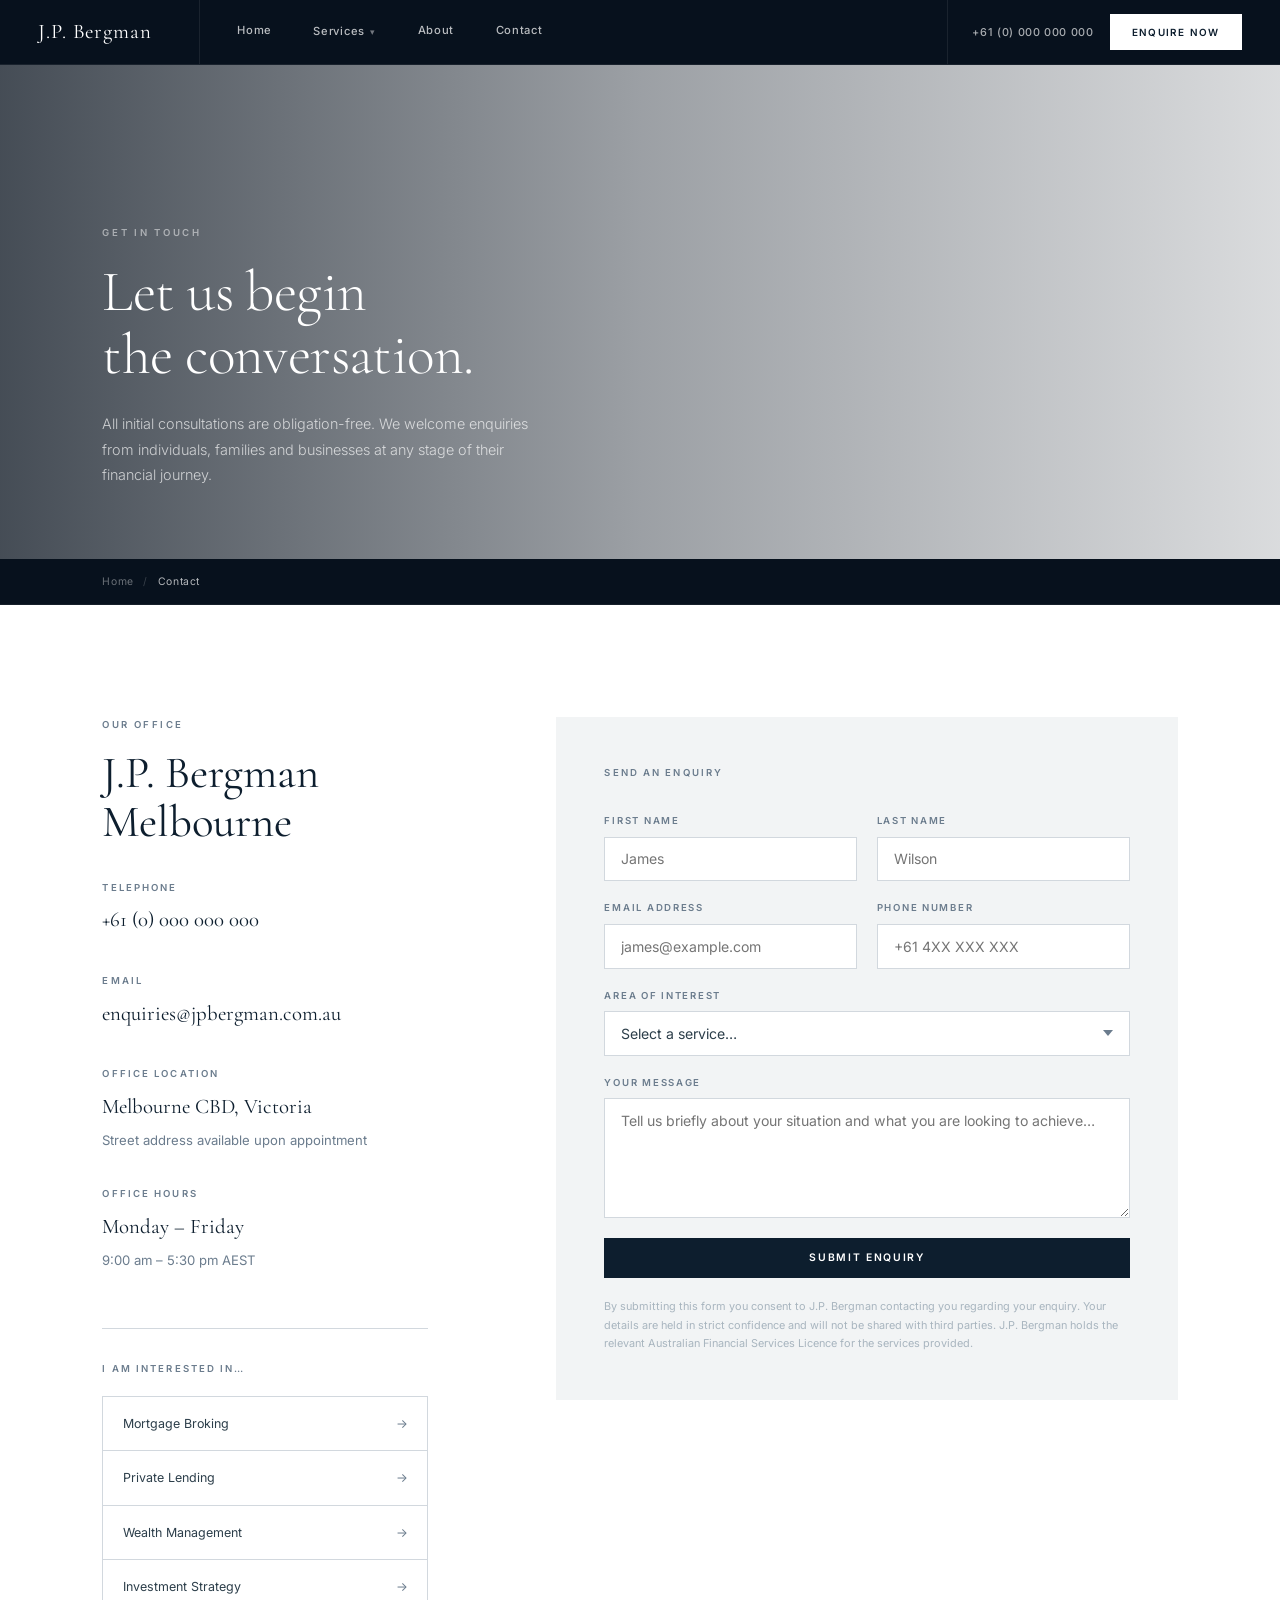
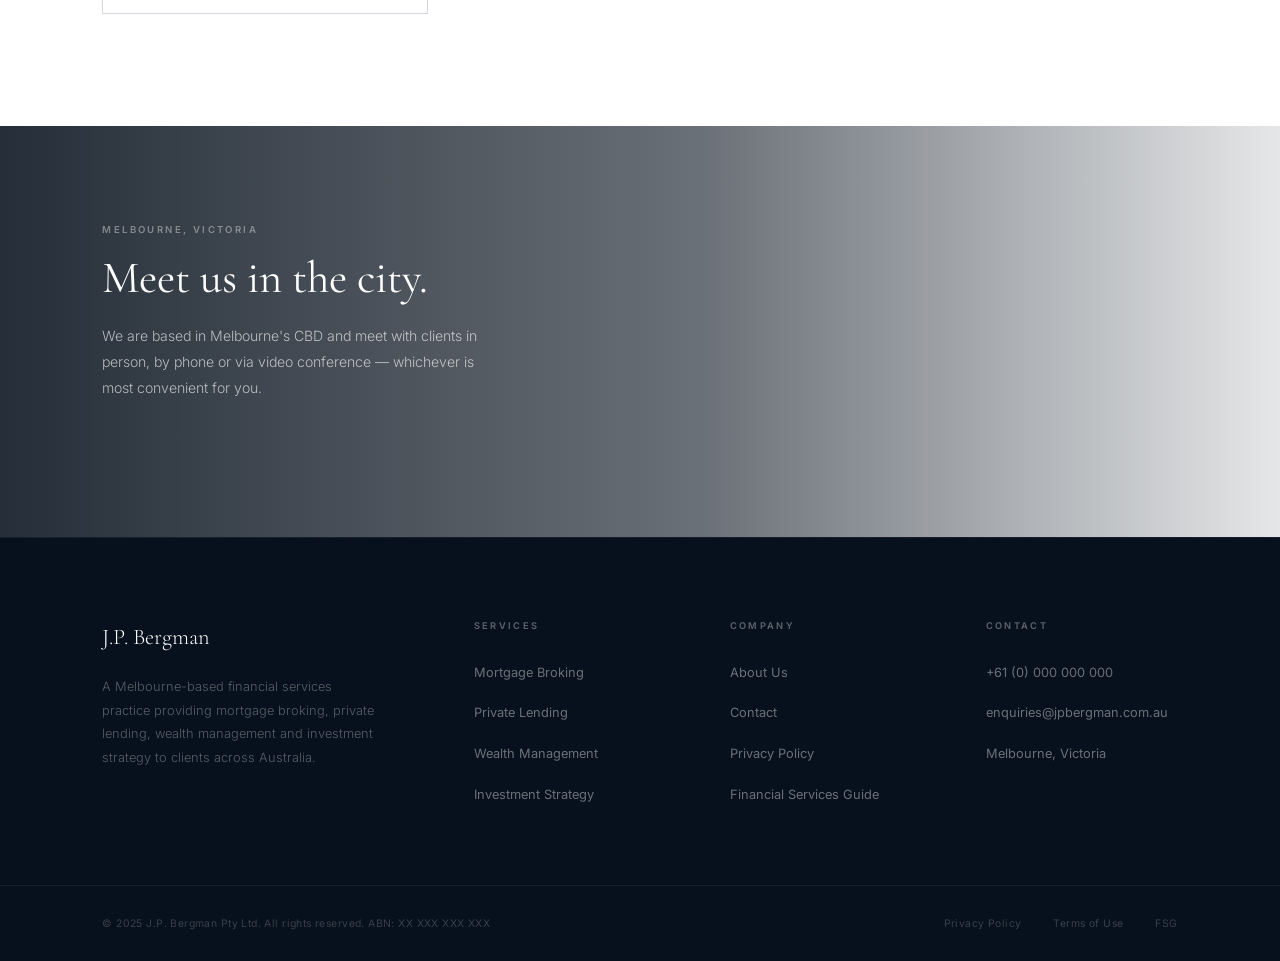
<file: contact.html>
<!DOCTYPE html>
<html lang="en">
<head>
  <meta charset="UTF-8" />
  <meta name="viewport" content="width=device-width, initial-scale=1.0" />
  <title>Contact — J.P. Bergman</title>
  <link rel="stylesheet" href="style.css" />
</head>
<body>

<nav id="nav">
  <div class="nav-inner">
    <a href="index.html" class="nav-logo"><span>J.P. Bergman</span></a>
    <ul class="nav-items">
      <li class="nav-item"><a href="index.html">Home</a></li>
      <li class="nav-item">
        <button>Services <span class="caret">▾</span></button>
        <div class="dropdown">
          <div class="dropdown-item"><a href="mortgages.html"><span class="dropdown-item-title">Mortgage Broking</span><span class="dropdown-item-desc">Home, investment &amp; refinancing</span></a></div>
          <div class="dropdown-item"><a href="lending.html"><span class="dropdown-item-title">Private Lending</span><span class="dropdown-item-desc">Bridging, development &amp; commercial</span></a></div>
          <div class="dropdown-item"><a href="wealth.html"><span class="dropdown-item-title">Wealth Management</span><span class="dropdown-item-desc">Strategy, super &amp; financial planning</span></a></div>
          <div class="dropdown-item"><a href="investing.html"><span class="dropdown-item-title">Investment Strategy</span><span class="dropdown-item-desc">Portfolios, equities &amp; capital growth</span></a></div>
        </div>
      </li>
      <li class="nav-item"><a href="about.html">About</a></li>
      <li class="nav-item"><a href="contact.html" class="active">Contact</a></li>
    </ul>
    <div class="nav-right">
      <a href="tel:0000000000" class="nav-contact-link">+61 (0) 000 000 000</a>
      <a href="contact.html" class="nav-enquire">Enquire Now</a>
    </div>
    <button class="burger" id="burger"><span></span><span></span><span></span></button>
  </div>
</nav>
<div class="mobile-nav" id="mobileNav">
  <span class="mob-section-label">Services</span>
  <a href="mortgages.html" class="mob-link" onclick="closeMobile()">Mortgage Broking</a>
  <a href="lending.html"   class="mob-link" onclick="closeMobile()">Private Lending</a>
  <a href="wealth.html"    class="mob-link" onclick="closeMobile()">Wealth Management</a>
  <a href="investing.html" class="mob-link" onclick="closeMobile()">Investment Strategy</a>
  <span class="mob-section-label">Company</span>
  <a href="about.html"   class="mob-link" onclick="closeMobile()">About</a>
  <a href="contact.html" class="mob-link" onclick="closeMobile()">Contact</a>
</div>

<!-- HERO -->
<div class="page-hero hero-mid">
  <div class="page-hero-bg" style="background-image:url('https://images.unsplash.com/photo-1529400971008-f566de0e6dfc?w=1800&auto=format&fit=crop&q=80');"></div>
  <div class="page-hero-overlay"></div>
  <div class="page-hero-content">
    <p class="hero-label">Get in Touch</p>
    <h1 class="hero-title-inner">Let us begin<br>the conversation.</h1>
    <p class="hero-sub">All initial consultations are obligation-free. We welcome enquiries from individuals, families and businesses at any stage of their financial journey.</p>
  </div>
</div>

<div class="breadcrumb">
  <a href="index.html">Home</a><span class="sep">/</span>
  <span class="current">Contact</span>
</div>

<!-- CONTACT MAIN -->
<section class="section section-white">
  <div class="two-col gap-lg" style="align-items:start;">

    <!-- Left: info -->
    <div>
      <span class="label reveal" style="display:block;margin-bottom:1rem;">Our Office</span>
      <h2 class="reveal r2" style="margin-bottom:2rem;">J.P. Bergman<br>Melbourne</h2>

      <div style="display:flex;flex-direction:column;gap:2.2rem;margin-bottom:3.5rem;">
        <div class="reveal r3">
          <p style="font-family:var(--sans);font-size:0.6rem;font-weight:600;letter-spacing:0.22em;text-transform:uppercase;color:var(--mid-grey);margin-bottom:0.4rem;">Telephone</p>
          <a href="tel:0000000000" style="font-family:'Cormorant Garamond',serif;font-size:1.3rem;color:var(--navy);transition:color 0.2s;" onmouseover="this.style.color='var(--accent)'" onmouseout="this.style.color='var(--navy)'">+61 (0) 000 000 000</a>
        </div>
        <div class="reveal r3">
          <p style="font-family:var(--sans);font-size:0.6rem;font-weight:600;letter-spacing:0.22em;text-transform:uppercase;color:var(--mid-grey);margin-bottom:0.4rem;">Email</p>
          <a href="mailto:enquiries@jpbergman.com.au" style="font-family:'Cormorant Garamond',serif;font-size:1.3rem;color:var(--navy);transition:color 0.2s;" onmouseover="this.style.color='var(--accent)'" onmouseout="this.style.color='var(--navy)'">enquiries@jpbergman.com.au</a>
        </div>
        <div class="reveal r3">
          <p style="font-family:var(--sans);font-size:0.6rem;font-weight:600;letter-spacing:0.22em;text-transform:uppercase;color:var(--mid-grey);margin-bottom:0.4rem;">Office Location</p>
          <p style="font-family:'Cormorant Garamond',serif;font-size:1.3rem;color:var(--navy);">Melbourne CBD, Victoria</p>
          <p style="font-size:0.82rem;color:var(--mid-grey);margin-top:0.3rem;">Street address available upon appointment</p>
        </div>
        <div class="reveal r3">
          <p style="font-family:var(--sans);font-size:0.6rem;font-weight:600;letter-spacing:0.22em;text-transform:uppercase;color:var(--mid-grey);margin-bottom:0.4rem;">Office Hours</p>
          <p style="font-family:'Cormorant Garamond',serif;font-size:1.3rem;color:var(--navy);">Monday – Friday</p>
          <p style="font-size:0.82rem;color:var(--mid-grey);margin-top:0.3rem;">9:00 am – 5:30 pm AEST</p>
        </div>
      </div>

      <!-- Quick links -->
      <div class="reveal r4" style="border-top:1px solid var(--rule);padding-top:2rem;">
        <p style="font-family:var(--sans);font-size:0.6rem;font-weight:600;letter-spacing:0.22em;text-transform:uppercase;color:var(--mid-grey);margin-bottom:1.2rem;">I am interested in…</p>
        <div style="display:flex;flex-direction:column;gap:0;border:1px solid var(--rule);">
          <a href="mortgages.html" style="display:flex;justify-content:space-between;align-items:center;padding:1rem 1.2rem;border-bottom:1px solid var(--rule);font-family:var(--sans);font-size:0.78rem;color:var(--body-text);transition:background 0.15s;" onmouseover="this.style.background='var(--off-white)'" onmouseout="this.style.background='transparent'">Mortgage Broking <span style="color:var(--mid-grey);">→</span></a>
          <a href="lending.html"   style="display:flex;justify-content:space-between;align-items:center;padding:1rem 1.2rem;border-bottom:1px solid var(--rule);font-family:var(--sans);font-size:0.78rem;color:var(--body-text);transition:background 0.15s;" onmouseover="this.style.background='var(--off-white)'" onmouseout="this.style.background='transparent'">Private Lending <span style="color:var(--mid-grey);">→</span></a>
          <a href="wealth.html"    style="display:flex;justify-content:space-between;align-items:center;padding:1rem 1.2rem;border-bottom:1px solid var(--rule);font-family:var(--sans);font-size:0.78rem;color:var(--body-text);transition:background 0.15s;" onmouseover="this.style.background='var(--off-white)'" onmouseout="this.style.background='transparent'">Wealth Management <span style="color:var(--mid-grey);">→</span></a>
          <a href="investing.html" style="display:flex;justify-content:space-between;align-items:center;padding:1rem 1.2rem;font-family:var(--sans);font-size:0.78rem;color:var(--body-text);transition:background 0.15s;" onmouseover="this.style.background='var(--off-white)'" onmouseout="this.style.background='transparent'">Investment Strategy <span style="color:var(--mid-grey);">→</span></a>
        </div>
      </div>
    </div>

    <!-- Right: form -->
    <div class="reveal r2" style="background:var(--off-white);padding:3rem;">
      <p style="font-family:var(--sans);font-size:0.6rem;font-weight:600;letter-spacing:0.22em;text-transform:uppercase;color:var(--mid-grey);margin-bottom:2rem;">Send an Enquiry</p>

      <form onsubmit="return handleSubmit(event);" style="display:flex;flex-direction:column;gap:1.2rem;">
        <div class="form-grid">
          <div class="form-group">
            <label for="fname">First Name</label>
            <input type="text" id="fname" placeholder="James" required />
          </div>
          <div class="form-group">
            <label for="lname">Last Name</label>
            <input type="text" id="lname" placeholder="Wilson" required />
          </div>
        </div>
        <div class="form-grid">
          <div class="form-group">
            <label for="email">Email Address</label>
            <input type="email" id="email" placeholder="james@example.com" required />
          </div>
          <div class="form-group">
            <label for="phone">Phone Number</label>
            <input type="tel" id="phone" placeholder="+61 4XX XXX XXX" />
          </div>
        </div>
        <div class="form-group">
          <label for="service">Area of Interest</label>
          <select id="service" required>
            <option value="" disabled selected>Select a service…</option>
            <option>Mortgage Broking</option>
            <option>Private Lending</option>
            <option>Wealth Management</option>
            <option>Investment Strategy</option>
            <option>General Enquiry</option>
          </select>
        </div>
        <div class="form-group">
          <label for="message">Your Message</label>
          <textarea id="message" placeholder="Tell us briefly about your situation and what you are looking to achieve…"></textarea>
        </div>
        <button type="submit" class="btn btn-navy" style="width:100%;border:none;cursor:pointer;text-align:center;">Submit Enquiry</button>
        <p class="form-disclaimer">By submitting this form you consent to J.P. Bergman contacting you regarding your enquiry. Your details are held in strict confidence and will not be shared with third parties. J.P. Bergman holds the relevant Australian Financial Services Licence for the services provided.</p>
      </form>

      <!-- Success message (hidden by default) -->
      <div id="formSuccess" style="display:none;text-align:center;padding:3rem 1rem;">
        <p style="font-family:'Cormorant Garamond',serif;font-size:1.6rem;color:var(--navy);margin-bottom:0.8rem;">Thank you.</p>
        <p style="font-size:0.85rem;color:var(--mid-grey);line-height:1.8;">Your enquiry has been received. A member of our team will be in touch within one business day.</p>
      </div>
    </div>

  </div>
</section>

<!-- MELBOURNE IMAGE PANEL -->
<div class="img-panel" style="min-height:400px;">
  <div class="img-panel-bg" style="background-image:url('https://images.unsplash.com/photo-1514395462725-fb4566210144?w=1800&auto=format&fit=crop&q=80');"></div>
  <div class="img-panel-overlay"></div>
  <div class="img-panel-content reveal">
    <span class="label label-light">Melbourne, Victoria</span>
    <h2>Meet us in the city.</h2>
    <p>We are based in Melbourne's CBD and meet with clients in person, by phone or via video conference — whichever is most convenient for you.</p>
  </div>
</div>

<footer>
  <div class="footer-main">
    <div class="footer-brand"><span class="footer-brand-name">J.P. Bergman</span><p>A Melbourne-based financial services practice providing mortgage broking, private lending, wealth management and investment strategy to clients across Australia.</p></div>
    <div class="footer-col"><h5>Services</h5><ul><li><a href="mortgages.html">Mortgage Broking</a></li><li><a href="lending.html">Private Lending</a></li><li><a href="wealth.html">Wealth Management</a></li><li><a href="investing.html">Investment Strategy</a></li></ul></div>
    <div class="footer-col"><h5>Company</h5><ul><li><a href="about.html">About Us</a></li><li><a href="contact.html">Contact</a></li><li><a href="#">Privacy Policy</a></li><li><a href="#">Financial Services Guide</a></li></ul></div>
    <div class="footer-col"><h5>Contact</h5><ul><li><a href="tel:0000000000">+61 (0) 000 000 000</a></li><li><a href="mailto:enquiries@jpbergman.com.au">enquiries@jpbergman.com.au</a></li><li><a href="#">Melbourne, Victoria</a></li></ul></div>
  </div>
  <div class="footer-bottom">
    <p>&copy; 2025 J.P. Bergman Pty Ltd. All rights reserved. ABN: XX XXX XXX XXX</p>
    <div class="footer-legal"><a href="#">Privacy Policy</a><a href="#">Terms of Use</a><a href="#">FSG</a></div>
  </div>
</footer>

<script src="nav.js"></script>
<script>
  function handleSubmit(e) {
    e.preventDefault();
    document.querySelector('form').style.display = 'none';
    document.getElementById('formSuccess').style.display = 'block';
    return false;
  }
</script>
</body>
</html>
</file>
<file: style.css>
/* ═══════════════════════════════════════════════════════════
   J.P. BERGMAN — Shared Stylesheet
   ═══════════════════════════════════════════════════════════ */

@import url('https://fonts.googleapis.com/css2?family=Cormorant+Garamond:ital,wght@0,300;0,400;0,500;0,600;1,300;1,400;1,500&family=Inter:wght@300;400;500;600&display=swap');

*, *::before, *::after { box-sizing: border-box; margin: 0; padding: 0; }
html { scroll-behavior: smooth; }

:root {
  --navy-deep:   #07111d;
  --navy:        #0d1e2e;
  --navy-mid:    #152636;
  --navy-light:  #1d3347;
  --steel:       #2a4a66;
  --mid-grey:    #6b7c8d;
  --light-grey:  #a8b5bf;
  --rule:        #d2d8de;
  --off-white:   #f2f4f5;
  --white:       #ffffff;
  --ink:         #0d1920;
  --body-text:   #2c3e4a;
  --accent:      #1e5b8a;

  --serif:  'Cormorant Garamond', Georgia, 'Times New Roman', serif;
  --sans:   'Inter', 'Helvetica Neue', Arial, sans-serif;
}

body {
  font-family: var(--sans);
  font-size: 16px;
  color: var(--body-text);
  background: var(--white);
  line-height: 1.7;
  overflow-x: hidden;
}

img { display: block; max-width: 100%; }
a   { text-decoration: none; color: inherit; }

/* ── Typography ─────────────────────────────────────────────── */
.label {
  font-family: var(--sans);
  font-size: 0.6rem;
  font-weight: 600;
  letter-spacing: 0.25em;
  text-transform: uppercase;
  color: var(--mid-grey);
}

.label-light { color: rgba(255,255,255,0.5); }

h1, h2, h3 {
  font-family: var(--serif);
  font-weight: 400;
  line-height: 1.1;
  color: var(--navy);
}

h1 { font-size: clamp(3rem, 5.5vw, 5.5rem); letter-spacing: -0.01em; }
h2 { font-size: clamp(2rem, 3.5vw, 3rem); }
h3 { font-size: clamp(1.5rem, 2.5vw, 2rem); }

.white-text, .white-text h1, .white-text h2, .white-text h3 { color: var(--white); }

/* ── Buttons ────────────────────────────────────────────────── */
.btn {
  display: inline-block;
  font-family: var(--sans);
  font-size: 0.65rem;
  font-weight: 600;
  letter-spacing: 0.16em;
  text-transform: uppercase;
  padding: 0.85rem 2rem;
  border: 1px solid transparent;
  cursor: pointer;
  transition: background 0.22s, color 0.22s, border-color 0.22s;
}

.btn-white {
  background: var(--white);
  color: var(--navy);
  border-color: var(--white);
}
.btn-white:hover { background: transparent; color: var(--white); }

.btn-outline-white {
  background: transparent;
  color: var(--white);
  border-color: rgba(255,255,255,0.5);
}
.btn-outline-white:hover { border-color: var(--white); }

.btn-navy {
  background: var(--navy);
  color: var(--white);
  border-color: var(--navy);
}
.btn-navy:hover { background: var(--navy-mid); border-color: var(--navy-mid); }

.btn-outline-navy {
  background: transparent;
  color: var(--navy);
  border-color: var(--navy);
}
.btn-outline-navy:hover { background: var(--navy); color: var(--white); }


/* ══════════════════════════════════════════════════════════════
   NAVIGATION
   ══════════════════════════════════════════════════════════════ */
#nav {
  position: fixed;
  top: 0; left: 0; right: 0;
  z-index: 900;
  background: var(--navy-deep);
  border-bottom: 1px solid rgba(255,255,255,0.07);
}

.nav-inner {
  display: flex;
  align-items: stretch;
  height: 64px;
  padding: 0 3vw;
}

/* Logo */
.nav-logo {
  display: flex;
  align-items: center;
  padding-right: 3rem;
  border-right: 1px solid rgba(255,255,255,0.08);
  flex-shrink: 0;
}

.nav-logo span {
  font-family: var(--serif);
  font-size: 1.3rem;
  font-weight: 400;
  color: var(--white);
  letter-spacing: 0.04em;
  white-space: nowrap;
}

/* Nav items */
.nav-items {
  display: flex;
  align-items: stretch;
  list-style: none;
  flex: 1;
  padding: 0 1rem;
}

.nav-item {
  position: relative;
  display: flex;
  align-items: stretch;
}

.nav-item > a,
.nav-item > button {
  display: flex;
  align-items: center;
  gap: 0.35rem;
  padding: 0 1.3rem;
  font-family: var(--sans);
  font-size: 0.7rem;
  font-weight: 500;
  letter-spacing: 0.06em;
  color: rgba(255,255,255,0.72);
  background: none;
  border: none;
  cursor: pointer;
  white-space: nowrap;
  transition: color 0.18s, background 0.18s;
  border-bottom: 2px solid transparent;
}

.nav-item > a:hover,
.nav-item > button:hover,
.nav-item.active > a {
  color: var(--white);
  border-bottom-color: var(--white);
}

.nav-item > button .caret {
  font-size: 0.55rem;
  transition: transform 0.22s;
  opacity: 0.6;
}

.nav-item.open > button .caret,
.nav-item:hover > button .caret {
  transform: rotate(180deg);
}

/* Dropdown */
.dropdown {
  display: none;
  position: absolute;
  top: 100%;
  left: 0;
  min-width: 260px;
  background: var(--white);
  border-top: 3px solid var(--navy);
  box-shadow: 0 8px 32px rgba(7,17,29,0.18);
  z-index: 1000;
}

.nav-item:hover .dropdown,
.nav-item.open .dropdown {
  display: block;
}

.dropdown-item {
  display: block;
  padding: 0;
  border-bottom: 1px solid var(--off-white);
}

.dropdown-item:last-child { border-bottom: none; }

.dropdown-item a {
  display: flex;
  flex-direction: column;
  gap: 0.2rem;
  padding: 1.1rem 1.5rem;
  transition: background 0.15s;
}

.dropdown-item a:hover { background: var(--off-white); }

.dropdown-item-title {
  font-family: var(--sans);
  font-size: 0.75rem;
  font-weight: 600;
  color: var(--navy);
  letter-spacing: 0.02em;
}

.dropdown-item-desc {
  font-size: 0.7rem;
  color: var(--mid-grey);
  line-height: 1.4;
}

/* Nav right */
.nav-right {
  display: flex;
  align-items: center;
  gap: 1rem;
  margin-left: auto;
  padding-left: 1.5rem;
  border-left: 1px solid rgba(255,255,255,0.08);
}

.nav-contact-link {
  font-family: var(--sans);
  font-size: 0.68rem;
  font-weight: 500;
  color: rgba(255,255,255,0.65);
  letter-spacing: 0.06em;
  transition: color 0.2s;
}
.nav-contact-link:hover { color: var(--white); }

.nav-enquire {
  font-family: var(--sans);
  font-size: 0.62rem;
  font-weight: 600;
  letter-spacing: 0.14em;
  text-transform: uppercase;
  padding: 0.55rem 1.3rem;
  background: var(--white);
  color: var(--navy);
  border: 1px solid var(--white);
  transition: background 0.2s, color 0.2s;
  white-space: nowrap;
}
.nav-enquire:hover { background: transparent; color: var(--white); }

/* Burger */
.burger {
  display: none;
  flex-direction: column;
  gap: 5px;
  cursor: pointer;
  background: none;
  border: none;
  padding: 4px;
  margin-left: auto;
  align-self: center;
}
.burger span {
  display: block; width: 22px; height: 1px;
  background: var(--white);
  transition: transform 0.3s, opacity 0.3s;
}
.burger.open span:nth-child(1) { transform: translateY(6px) rotate(45deg); }
.burger.open span:nth-child(2) { opacity: 0; }
.burger.open span:nth-child(3) { transform: translateY(-6px) rotate(-45deg); }

/* Mobile drawer */
.mobile-nav {
  display: none;
  position: fixed;
  inset: 64px 0 0 0;
  background: var(--navy-deep);
  z-index: 800;
  overflow-y: auto;
  padding: 2rem 3vw;
  flex-direction: column;
  gap: 0;
}
.mobile-nav.open { display: flex; }

.mob-link {
  display: block;
  padding: 1.1rem 0;
  border-bottom: 1px solid rgba(255,255,255,0.08);
  font-family: var(--sans);
  font-size: 0.85rem;
  font-weight: 500;
  color: rgba(255,255,255,0.75);
  letter-spacing: 0.06em;
  transition: color 0.2s;
}
.mob-link:hover { color: var(--white); }

.mob-section-label {
  display: block;
  padding: 1.8rem 0 0.6rem;
  font-family: var(--sans);
  font-size: 0.58rem;
  font-weight: 600;
  letter-spacing: 0.25em;
  text-transform: uppercase;
  color: rgba(255,255,255,0.3);
}

/* ══════════════════════════════════════════════════════════════
   PAGE HERO (full-bleed image)
   ══════════════════════════════════════════════════════════════ */
.page-hero {
  position: relative;
  display: flex;
  align-items: flex-end;
  overflow: hidden;
  margin-top: 64px;
}

.page-hero-bg {
  position: absolute;
  inset: 0;
  background-size: cover;
  background-position: center;
  filter: grayscale(30%) brightness(0.55);
  transition: transform 8s ease-out;
  transform: scale(1.04);
}
.page-hero-bg.loaded { transform: scale(1); }

.page-hero-overlay {
  position: absolute;
  inset: 0;
  background: linear-gradient(
    to right,
    rgba(7,17,29,0.75) 0%,
    rgba(7,17,29,0.4)  50%,
    rgba(7,17,29,0.15) 100%
  );
}

.page-hero-overlay.centered {
  background: linear-gradient(
    to bottom,
    rgba(7,17,29,0.2) 0%,
    rgba(7,17,29,0.7) 70%,
    rgba(7,17,29,0.9) 100%
  );
}

.page-hero-content {
  position: relative;
  z-index: 2;
  padding: 8vh 8vw 8vh;
  width: 100%;
}

/* Home hero is taller */
.hero-full { height: 92vh; min-height: 600px; align-items: flex-end; }

/* Service / inner page hero */
.hero-mid  { height: 55vh; min-height: 400px; }

/* ── Home hero specific ──────────────────────────────────────── */
.home-hero-grid {
  display: grid;
  grid-template-columns: 1.1fr 1fr;
  gap: 5rem;
  align-items: end;
}

.home-hero-label {
  font-family: var(--sans);
  font-size: 0.6rem;
  font-weight: 600;
  letter-spacing: 0.28em;
  text-transform: uppercase;
  color: rgba(255,255,255,0.45);
  margin-bottom: 1.6rem;
  display: flex;
  align-items: center;
  gap: 0.8rem;
}
.home-hero-label::before {
  content: '';
  display: block;
  width: 28px;
  height: 1px;
  background: rgba(255,255,255,0.35);
}

.home-hero-title {
  font-family: var(--serif);
  font-size: clamp(3rem, 5.5vw, 5.5rem);
  color: var(--white);
  font-weight: 300;
  line-height: 1.06;
  letter-spacing: -0.01em;
  margin-bottom: 2.5rem;
}

.home-hero-title em {
  font-style: italic;
  font-weight: 300;
}

.home-hero-actions { display: flex; gap: 1rem; flex-wrap: wrap; }

.home-hero-right {
  padding-bottom: 0.5rem;
}

.hero-divider {
  width: 1px;
  height: 50px;
  background: rgba(255,255,255,0.2);
  margin-bottom: 2rem;
}

.home-hero-right p {
  font-family: var(--sans);
  font-size: 0.88rem;
  font-weight: 300;
  line-height: 1.85;
  color: rgba(255,255,255,0.65);
  max-width: 40ch;
  margin-bottom: 2.5rem;
}

.hero-stat-row {
  display: flex;
  gap: 2.5rem;
}

.hero-stat-val {
  font-family: var(--serif);
  font-size: 2.2rem;
  color: var(--white);
  font-weight: 300;
  line-height: 1;
  display: block;
  margin-bottom: 0.25rem;
}

.hero-stat-lbl {
  font-family: var(--sans);
  font-size: 0.6rem;
  font-weight: 500;
  letter-spacing: 0.12em;
  color: rgba(255,255,255,0.4);
  text-transform: uppercase;
}

/* Inner page hero label + title */
.hero-label {
  font-family: var(--sans);
  font-size: 0.6rem;
  font-weight: 600;
  letter-spacing: 0.28em;
  text-transform: uppercase;
  color: rgba(255,255,255,0.5);
  margin-bottom: 1.2rem;
}

.hero-title-inner {
  font-family: var(--serif);
  font-size: clamp(2.5rem, 4.5vw, 4rem);
  color: var(--white);
  font-weight: 300;
  line-height: 1.1;
  margin-bottom: 1.5rem;
}

.hero-sub {
  font-family: var(--sans);
  font-size: 0.9rem;
  font-weight: 300;
  color: rgba(255,255,255,0.7);
  max-width: 50ch;
  line-height: 1.75;
}

/* ══════════════════════════════════════════════════════════════
   BREADCRUMB
   ══════════════════════════════════════════════════════════════ */
.breadcrumb {
  background: var(--navy-deep);
  padding: 0.85rem 8vw;
  display: flex;
  align-items: center;
  gap: 0.6rem;
  border-bottom: 1px solid rgba(255,255,255,0.06);
}

.breadcrumb a,
.breadcrumb span {
  font-family: var(--sans);
  font-size: 0.65rem;
  letter-spacing: 0.06em;
  color: rgba(255,255,255,0.4);
}

.breadcrumb a:hover { color: rgba(255,255,255,0.75); }
.breadcrumb .sep    { color: rgba(255,255,255,0.2); }
.breadcrumb .current { color: rgba(255,255,255,0.7); }

/* ══════════════════════════════════════════════════════════════
   SECTION LAYOUTS
   ══════════════════════════════════════════════════════════════ */
.section { padding: 7rem 8vw; }
.section-sm { padding: 4rem 8vw; }
.section-lg { padding: 9rem 8vw; }

.section-navy   { background: var(--navy-deep); }
.section-dark   { background: var(--navy); }
.section-mid    { background: var(--navy-mid); }
.section-light  { background: var(--off-white); }
.section-white  { background: var(--white); }

.section-header { margin-bottom: 4rem; }
.section-header .label { display: block; margin-bottom: 0.9rem; }
.section-header h2 { max-width: 520px; }

.section-header.centered {
  text-align: center;
}
.section-header.centered h2 { margin: 0 auto; }

/* Two-column layout */
.two-col {
  display: grid;
  grid-template-columns: 1fr 1fr;
  gap: 6rem;
  align-items: center;
}

.two-col.gap-lg { gap: 8rem; }

/* Three-column */
.three-col {
  display: grid;
  grid-template-columns: repeat(3, 1fr);
  gap: 2px;
  background: var(--rule);
}

/* ══════════════════════════════════════════════════════════════
   CARDS
   ══════════════════════════════════════════════════════════════ */
.card {
  background: var(--white);
  padding: 2.5rem;
}

.card-dark {
  background: var(--navy-mid);
  padding: 2.5rem;
}

.card-num {
  font-family: var(--serif);
  font-size: 3rem;
  color: rgba(255,255,255,0.06);
  line-height: 1;
  margin-bottom: 1rem;
}

.card-title {
  font-family: var(--serif);
  font-size: 1.3rem;
  color: var(--navy);
  font-weight: 400;
  margin-bottom: 0.7rem;
}

.card-dark .card-title { color: var(--white); }

.card-body {
  font-family: var(--sans);
  font-size: 0.85rem;
  color: var(--mid-grey);
  line-height: 1.8;
}

/* ══════════════════════════════════════════════════════════════
   SERVICE LIST (inner pages)
   ══════════════════════════════════════════════════════════════ */
.service-list {
  list-style: none;
  display: flex;
  flex-direction: column;
  gap: 0;
  border-top: 1px solid var(--rule);
}

.service-list li {
  display: flex;
  align-items: center;
  gap: 1rem;
  padding: 1rem 0;
  border-bottom: 1px solid var(--rule);
  font-family: var(--sans);
  font-size: 0.82rem;
  color: var(--body-text);
}

.service-list li::before {
  content: '';
  width: 4px;
  height: 4px;
  border-radius: 50%;
  background: var(--accent);
  flex-shrink: 0;
}

/* ══════════════════════════════════════════════════════════════
   STATS BAR
   ══════════════════════════════════════════════════════════════ */
.stats-bar {
  background: var(--navy);
  padding: 3.5rem 8vw;
  display: grid;
  grid-template-columns: repeat(4, 1fr);
  gap: 2rem;
  border-top: 1px solid rgba(255,255,255,0.06);
  border-bottom: 1px solid rgba(255,255,255,0.06);
}

.stat-item { text-align: center; }
.stat-item + .stat-item { border-left: 1px solid rgba(255,255,255,0.08); }

.stat-val {
  font-family: var(--serif);
  font-size: 2.6rem;
  font-weight: 300;
  color: var(--white);
  display: block;
  line-height: 1;
  margin-bottom: 0.4rem;
}

.stat-lbl {
  font-family: var(--sans);
  font-size: 0.62rem;
  font-weight: 500;
  letter-spacing: 0.16em;
  text-transform: uppercase;
  color: rgba(255,255,255,0.4);
}

/* ══════════════════════════════════════════════════════════════
   PULL QUOTE / DARK BAND
   ══════════════════════════════════════════════════════════════ */
.pull-quote-section {
  background: var(--navy-deep);
  padding: 7rem 8vw;
  text-align: center;
}

.pull-quote {
  font-family: var(--serif);
  font-size: clamp(1.6rem, 3vw, 2.6rem);
  color: var(--white);
  font-weight: 300;
  font-style: italic;
  line-height: 1.45;
  max-width: 760px;
  margin: 0 auto 1.5rem;
}

.pull-attr {
  font-family: var(--sans);
  font-size: 0.62rem;
  font-weight: 600;
  letter-spacing: 0.2em;
  text-transform: uppercase;
  color: rgba(255,255,255,0.35);
}

/* ══════════════════════════════════════════════════════════════
   FULL-BLEED IMAGE SECTION (background image panels)
   ══════════════════════════════════════════════════════════════ */
.img-panel {
  position: relative;
  min-height: 500px;
  display: flex;
  align-items: center;
  overflow: hidden;
}

.img-panel-bg {
  position: absolute;
  inset: 0;
  background-size: cover;
  background-position: center;
  filter: grayscale(20%) brightness(0.45);
}

.img-panel-overlay {
  position: absolute;
  inset: 0;
  background: linear-gradient(
    to right,
    rgba(7,17,29,0.88) 0%,
    rgba(7,17,29,0.6) 55%,
    rgba(7,17,29,0.1) 100%
  );
}

.img-panel-content {
  position: relative;
  z-index: 2;
  padding: 6rem 8vw;
  max-width: 600px;
}

.img-panel-content .label { color: rgba(255,255,255,0.4); margin-bottom: 1rem; display: block; }

.img-panel-content h2 {
  color: var(--white);
  font-size: clamp(2rem, 3.5vw, 3rem);
  margin-bottom: 1.2rem;
}

.img-panel-content p {
  font-family: var(--sans);
  font-size: 0.88rem;
  font-weight: 300;
  color: rgba(255,255,255,0.65);
  line-height: 1.85;
  margin-bottom: 2.5rem;
  max-width: 46ch;
}

/* ══════════════════════════════════════════════════════════════
   FOOTER
   ══════════════════════════════════════════════════════════════ */
footer {
  background: var(--navy-deep);
  border-top: 1px solid rgba(255,255,255,0.06);
}

.footer-main {
  padding: 5rem 8vw 4rem;
  display: grid;
  grid-template-columns: 1.6fr 1fr 1fr 1fr;
  gap: 4rem;
  border-bottom: 1px solid rgba(255,255,255,0.06);
}

.footer-brand-name {
  font-family: var(--serif);
  font-size: 1.4rem;
  color: var(--white);
  font-weight: 300;
  display: block;
  margin-bottom: 1.2rem;
}

.footer-brand p {
  font-family: var(--sans);
  font-size: 0.8rem;
  font-weight: 300;
  color: rgba(255,255,255,0.32);
  line-height: 1.85;
  max-width: 34ch;
}

.footer-col h5 {
  font-family: var(--sans);
  font-size: 0.58rem;
  font-weight: 600;
  letter-spacing: 0.25em;
  text-transform: uppercase;
  color: rgba(255,255,255,0.35);
  margin-bottom: 1.5rem;
}

.footer-col ul { list-style: none; }
.footer-col li { margin-bottom: 0.85rem; }
.footer-col a {
  font-family: var(--sans);
  font-size: 0.8rem;
  color: rgba(255,255,255,0.4);
  transition: color 0.2s;
}
.footer-col a:hover { color: rgba(255,255,255,0.8); }

.footer-bottom {
  padding: 1.8rem 8vw;
  display: flex;
  justify-content: space-between;
  align-items: center;
  flex-wrap: wrap;
  gap: 1rem;
}

.footer-bottom p {
  font-family: var(--sans);
  font-size: 0.65rem;
  color: rgba(255,255,255,0.2);
  letter-spacing: 0.04em;
}

.footer-legal {
  display: flex;
  gap: 2rem;
}

.footer-legal a {
  font-family: var(--sans);
  font-size: 0.65rem;
  color: rgba(255,255,255,0.2);
  letter-spacing: 0.04em;
  transition: color 0.2s;
}
.footer-legal a:hover { color: rgba(255,255,255,0.5); }

/* ══════════════════════════════════════════════════════════════
   REVEAL ANIMATIONS
   ══════════════════════════════════════════════════════════════ */
.reveal {
  opacity: 0;
  transform: translateY(20px);
  transition: opacity 0.7s ease, transform 0.7s ease;
}
.reveal.visible { opacity: 1; transform: none; }
.r2 { transition-delay: 0.12s; }
.r3 { transition-delay: 0.22s; }
.r4 { transition-delay: 0.32s; }

/* ══════════════════════════════════════════════════════════════
   CONTACT FORM
   ══════════════════════════════════════════════════════════════ */
.form-grid {
  display: grid;
  grid-template-columns: 1fr 1fr;
  gap: 1.2rem;
}

.form-group { display: flex; flex-direction: column; gap: 0.45rem; }

.form-group label {
  font-family: var(--sans);
  font-size: 0.6rem;
  font-weight: 600;
  letter-spacing: 0.18em;
  text-transform: uppercase;
  color: var(--mid-grey);
}

.form-group input,
.form-group select,
.form-group textarea {
  font-family: var(--sans);
  font-size: 0.88rem;
  color: var(--body-text);
  background: var(--white);
  border: 1px solid var(--rule);
  padding: 0.8rem 1rem;
  outline: none;
  transition: border-color 0.2s;
  appearance: none;
}

.form-group input:focus,
.form-group select:focus,
.form-group textarea:focus {
  border-color: var(--accent);
}

.form-group textarea { resize: vertical; min-height: 120px; }

.form-group.full { grid-column: 1 / -1; }

.form-group select {
  background-image: url("data:image/svg+xml,%3Csvg xmlns='http://www.w3.org/2000/svg' width='10' height='6'%3E%3Cpath d='M0 0l5 6 5-6z' fill='%236b7c8d'/%3E%3C/svg%3E");
  background-repeat: no-repeat;
  background-position: right 1rem center;
  padding-right: 2.5rem;
}

.form-disclaimer {
  font-family: var(--sans);
  font-size: 0.68rem;
  color: var(--light-grey);
  line-height: 1.7;
  grid-column: 1 / -1;
}

/* ══════════════════════════════════════════════════════════════
   RESPONSIVE
   ══════════════════════════════════════════════════════════════ */
@media (max-width: 960px) {
  .nav-items, .nav-right { display: none; }
  .burger { display: flex; }

  .home-hero-grid { grid-template-columns: 1fr; }
  .home-hero-right { display: none; }

  .two-col { grid-template-columns: 1fr; gap: 3.5rem; }
  .three-col { grid-template-columns: 1fr; }
  .stats-bar { grid-template-columns: 1fr 1fr; }
  .stat-item + .stat-item:nth-child(odd) { border-left: none; }

  .footer-main { grid-template-columns: 1fr 1fr; gap: 3rem; }
  .footer-bottom { flex-direction: column; text-align: center; }
  .form-grid { grid-template-columns: 1fr; }
}

@media (max-width: 600px) {
  .stats-bar { grid-template-columns: 1fr 1fr; }
  .footer-main { grid-template-columns: 1fr; }
  .section { padding: 5rem 6vw; }
  .hero-full { height: 85vh; }
}
</file>
